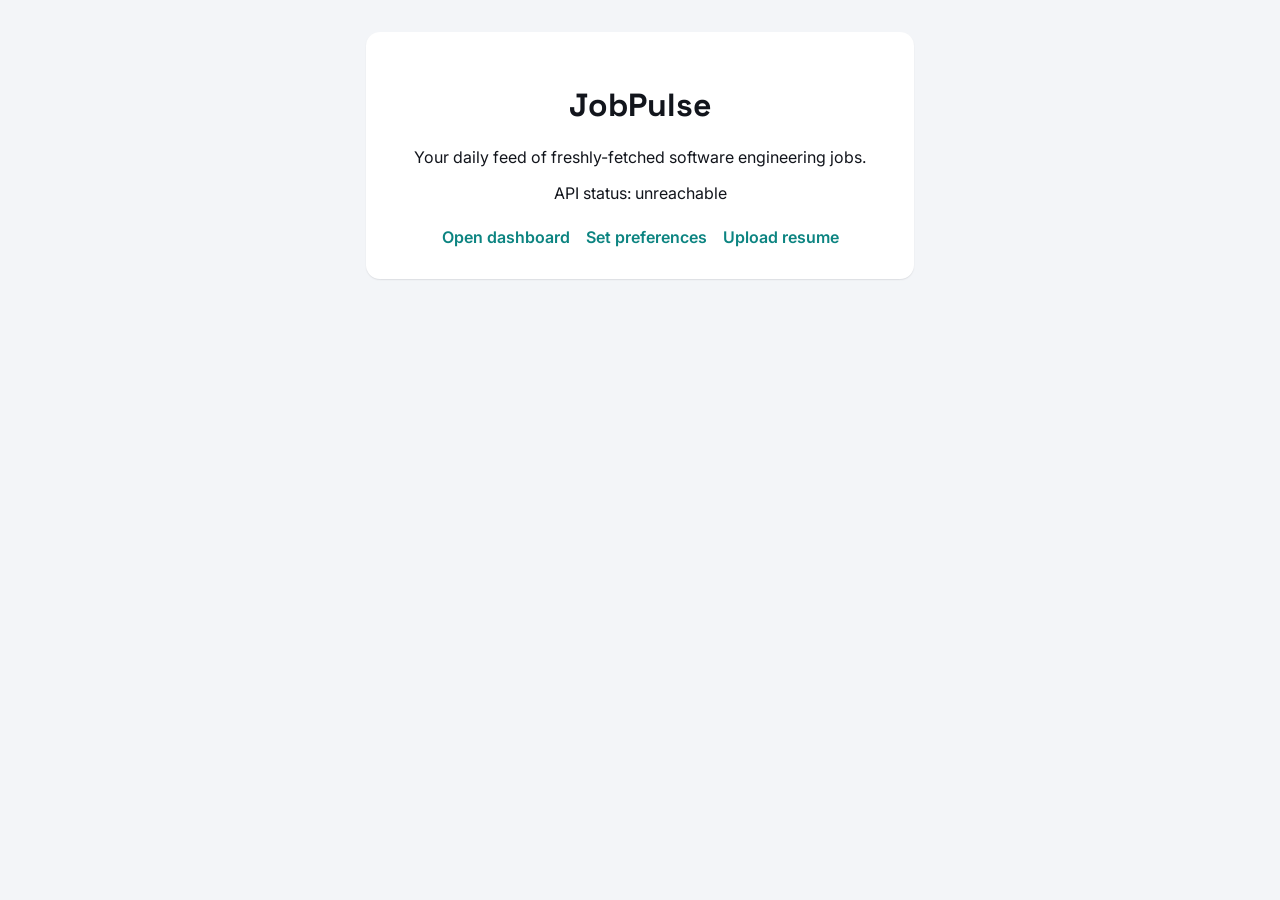
<file: frontend/index.html>
<!DOCTYPE html>
<html lang="en">
<head>
  <meta charset="UTF-8" />
  <meta name="viewport" content="width=device-width, initial-scale=1.0" />
  <title>JobPulse</title>
  <link rel="preconnect" href="https://fonts.googleapis.com" />
  <link rel="preconnect" href="https://fonts.gstatic.com" crossorigin />
  <link
    href="https://fonts.googleapis.com/css2?family=Space+Grotesk:wght@500;600;700&family=Inter:wght@400;500;600;700&family=JetBrains+Mono:wght@400;500;600&display=swap"
    rel="stylesheet"
  />
  <link rel="stylesheet" href="css/style.css" />
</head>
<body class="centered-page">
  <main class="setup-screen">
    <h1>JobPulse</h1>
    <p>Your daily feed of freshly-fetched software engineering jobs.</p>
    <p>API status: <span id="api-status">checking...</span></p>
    <nav class="setup-nav">
      <a href="dashboard.html">Open dashboard</a>
      <a href="preferences.html">Set preferences</a>
      <a href="resume-upload.html">Upload resume</a>
    </nav>
  </main>
  <script src="js/app.js"></script>
</body>
</html>
</file>
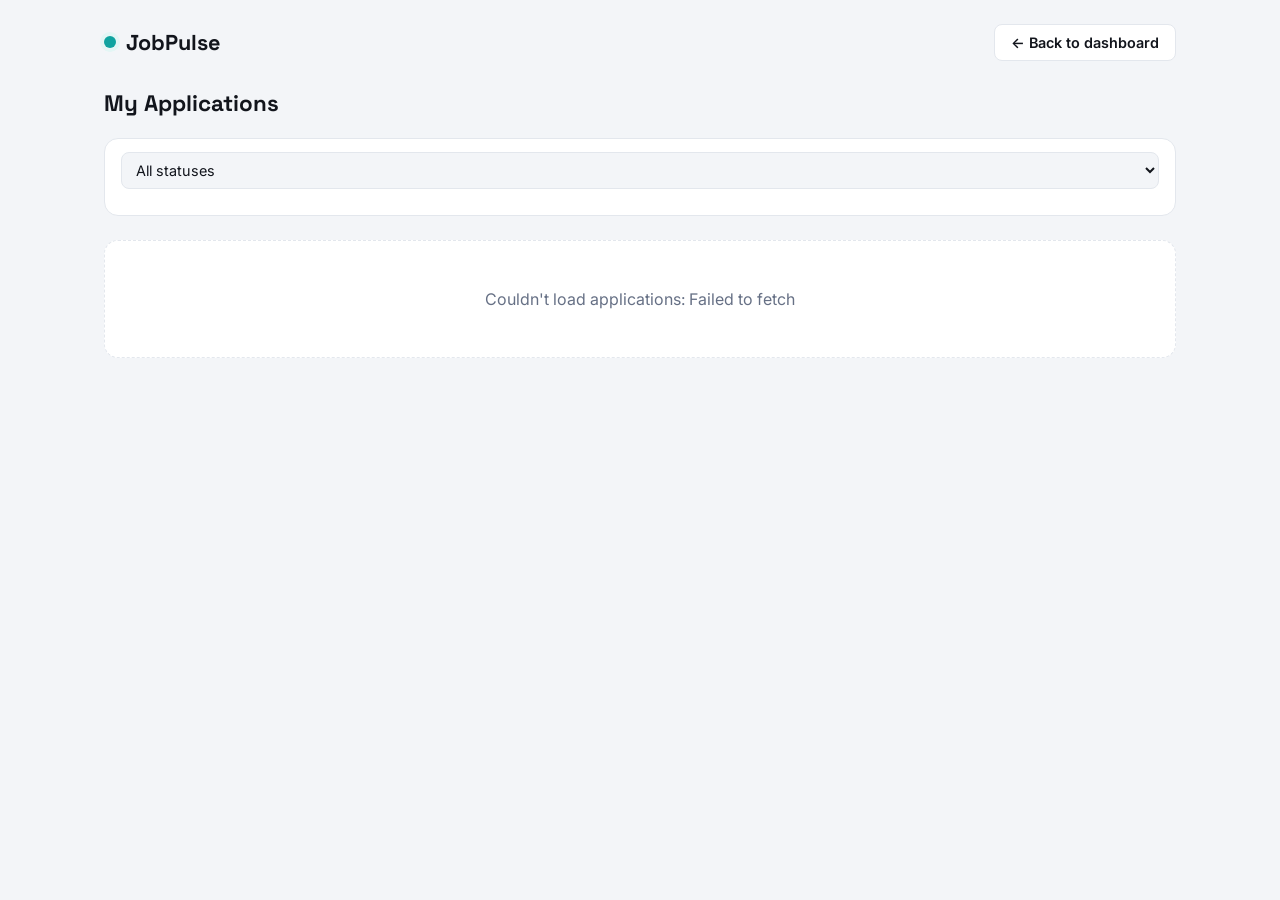
<file: frontend/applications.html>
<!DOCTYPE html>
<html lang="en">
<head>
  <meta charset="UTF-8" />
  <meta name="viewport" content="width=device-width, initial-scale=1.0" />
  <title>JobPulse - My Applications</title>
  <link rel="preconnect" href="https://fonts.googleapis.com" />
  <link rel="preconnect" href="https://fonts.gstatic.com" crossorigin />
  <link
    href="https://fonts.googleapis.com/css2?family=Space+Grotesk:wght@500;600;700&family=Inter:wght@400;500;600;700&family=JetBrains+Mono:wght@400;500;600&display=swap"
    rel="stylesheet"
  />
  <link rel="stylesheet" href="css/style.css" />
  <link rel="stylesheet" href="css/dashboard.css" />
</head>
<body class="app-page">
  <div class="app-shell">
    <header class="topbar">
      <a class="brand" href="index.html">
        <span class="brand-dot" aria-hidden="true"></span>
        JobPulse
      </a>
      <div class="topbar-actions">
        <a class="btn btn-secondary" href="dashboard.html">&larr; Back to dashboard</a>
      </div>
    </header>

    <h1 class="page-title">My Applications</h1>

    <form class="filter-bar" id="filter-form">
      <select id="filter-status" aria-label="Filter by status">
        <option value="">All statuses</option>
        <option value="saved">Saved</option>
        <option value="applied">Applied</option>
        <option value="rejected">Rejected</option>
      </select>
      <span class="filter-count" id="filter-count"></span>
    </form>

    <main id="applications-list">
      <div class="loading-state">Loading applications...</div>
    </main>
  </div>

  <script src="js/api.js"></script>
  <script src="js/time-utils.js"></script>
  <script src="js/applications.js"></script>
</body>
</html>
</file>
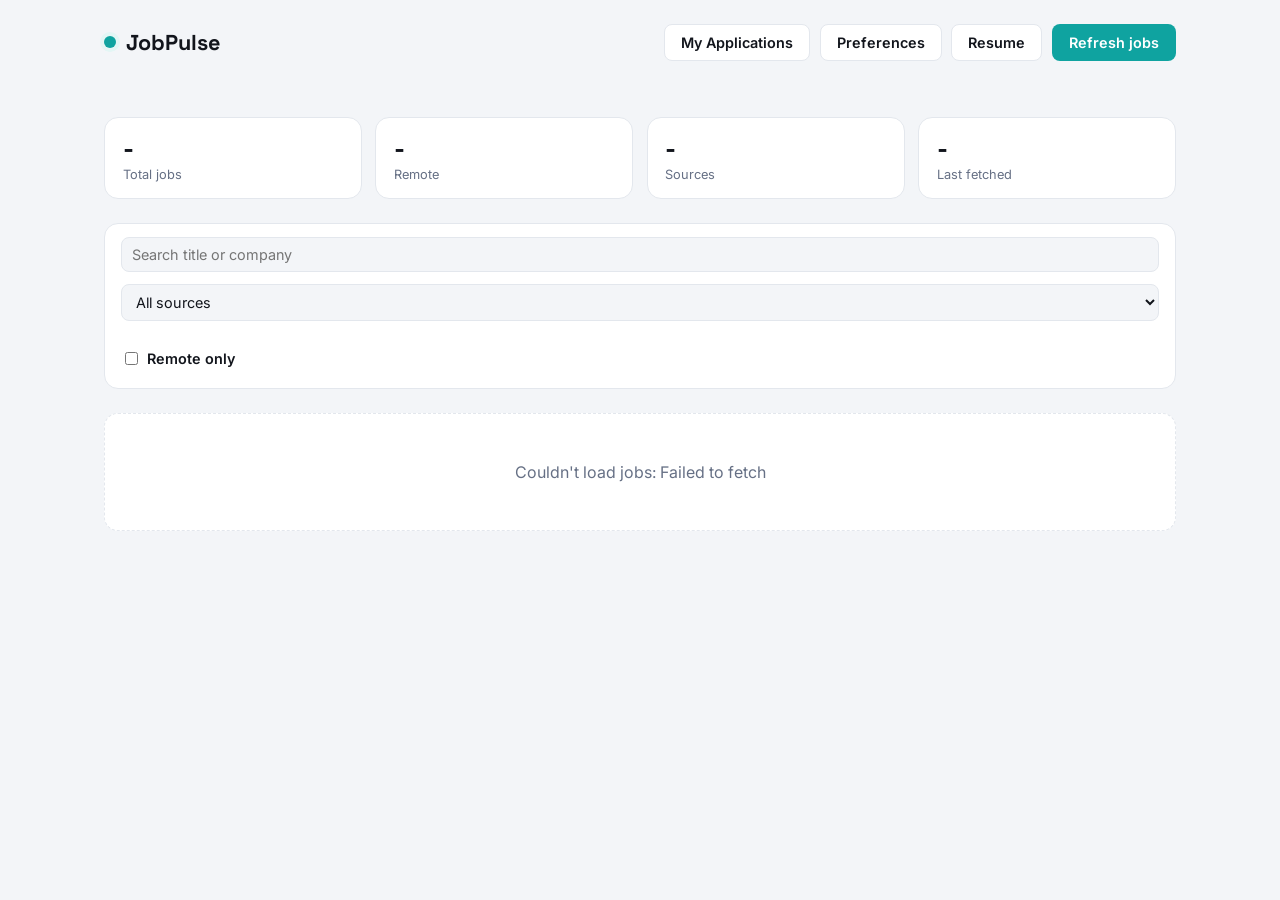
<file: frontend/dashboard.html>
<!DOCTYPE html>
<html lang="en">
<head>
  <meta charset="UTF-8" />
  <meta name="viewport" content="width=device-width, initial-scale=1.0" />
  <title>JobPulse - Dashboard</title>
  <link rel="preconnect" href="https://fonts.googleapis.com" />
  <link rel="preconnect" href="https://fonts.gstatic.com" crossorigin />
  <link
    href="https://fonts.googleapis.com/css2?family=Space+Grotesk:wght@500;600;700&family=Inter:wght@400;500;600;700&family=JetBrains+Mono:wght@400;500;600&display=swap"
    rel="stylesheet"
  />
  <link rel="stylesheet" href="css/style.css" />
  <link rel="stylesheet" href="css/dashboard.css" />
</head>
<body class="app-page">
  <div class="app-shell">
    <header class="topbar">
      <a class="brand" href="index.html">
        <span class="brand-dot" aria-hidden="true"></span>
        JobPulse
      </a>
      <div class="topbar-actions">
        <a class="btn btn-secondary" href="applications.html">My Applications</a>
        <a class="btn btn-secondary" href="preferences.html">Preferences</a>
        <a class="btn btn-secondary" href="resume-upload.html">Resume</a>
        <button class="btn btn-primary" id="refresh-button" type="button">Refresh jobs</button>
      </div>
    </header>

    <section id="notification-banner" class="notification-banner" hidden>
      <div class="notification-banner-header">
        <strong>New matches</strong>
        <div class="notification-banner-actions">
          <button id="enable-notifications-button" class="link-button" type="button" hidden>
            Enable browser notifications
          </button>
          <button id="mark-all-read-button" class="link-button" type="button">Mark all as read</button>
        </div>
      </div>
      <ul id="notification-list" class="notification-list"></ul>
    </section>

    <p id="fetch-summary" class="fetch-summary" role="status"></p>

    <section class="stats-row" aria-label="Job feed stats">
      <div class="stat-card">
        <div class="stat-value" id="stat-total">-</div>
        <div class="stat-label">Total jobs</div>
      </div>
      <div class="stat-card">
        <div class="stat-value" id="stat-remote">-</div>
        <div class="stat-label">Remote</div>
      </div>
      <div class="stat-card">
        <div class="stat-value" id="stat-sources">-</div>
        <div class="stat-label">Sources</div>
      </div>
      <div class="stat-card">
        <div class="stat-value" id="stat-last-fetched">-</div>
        <div class="stat-label">Last fetched</div>
      </div>
    </section>

    <form class="filter-bar" id="filter-form">
      <input
        type="text"
        id="filter-search"
        class="filter-search"
        placeholder="Search title or company"
        aria-label="Search title or company"
      />
      <select id="filter-source" aria-label="Filter by source">
        <option value="">All sources</option>
        <option value="greenhouse">Greenhouse</option>
        <option value="lever">Lever</option>
        <option value="remotive">Remotive</option>
        <option value="arbeitnow">Arbeitnow</option>
      </select>
      <label class="filter-checkbox">
        <input type="checkbox" id="filter-remote" />
        Remote only
      </label>
      <span class="filter-count" id="filter-count"></span>
    </form>

    <main id="job-results">
      <div class="loading-state">Loading jobs...</div>
    </main>
  </div>

  <script src="js/api.js"></script>
  <script src="js/time-utils.js"></script>
  <script src="js/notifications.js"></script>
  <script src="js/dashboard.js"></script>
</body>
</html>
</file>
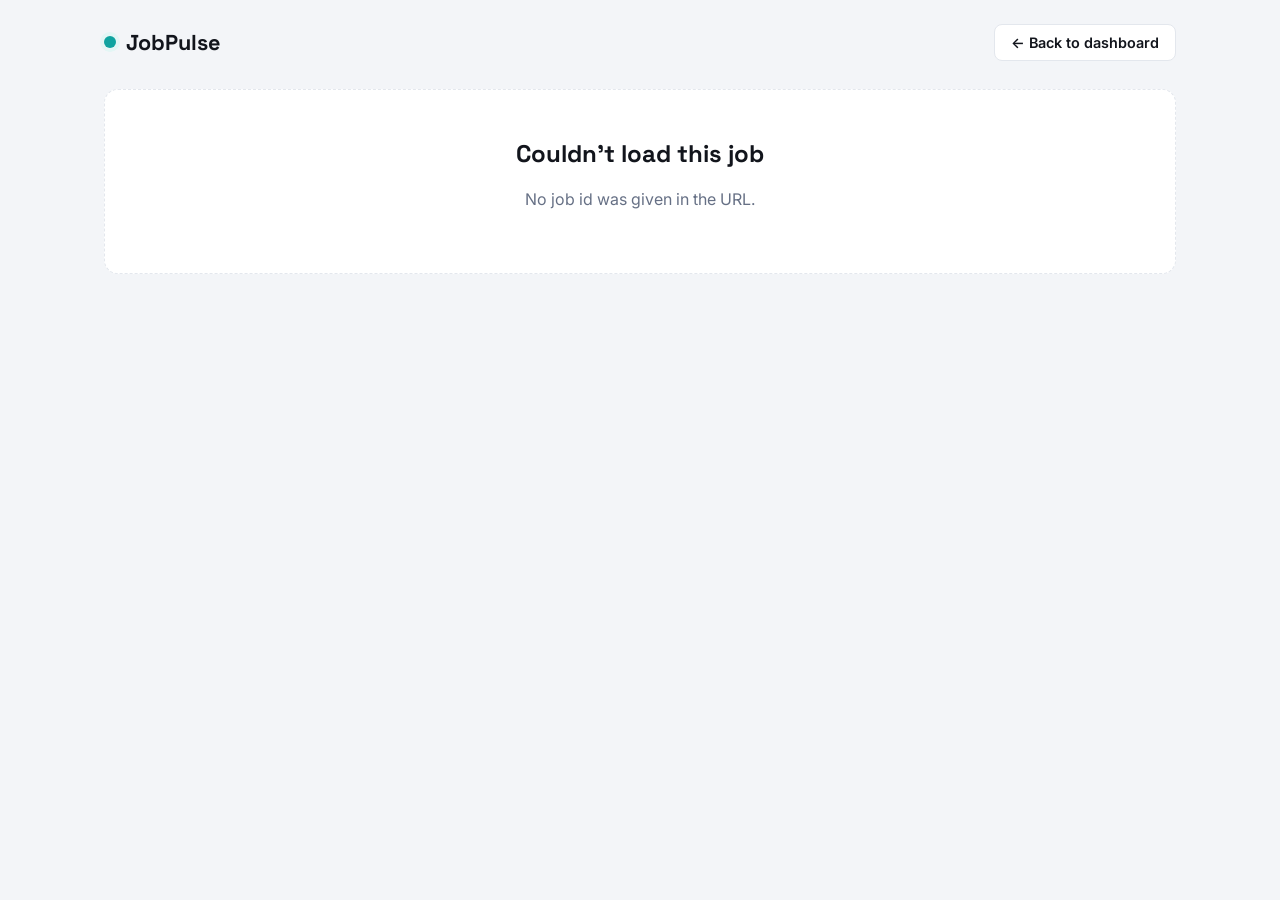
<file: frontend/job-detail.html>
<!DOCTYPE html>
<html lang="en">
<head>
  <meta charset="UTF-8" />
  <meta name="viewport" content="width=device-width, initial-scale=1.0" />
  <title>JobPulse - Job Details</title>
  <link rel="preconnect" href="https://fonts.googleapis.com" />
  <link rel="preconnect" href="https://fonts.gstatic.com" crossorigin />
  <link
    href="https://fonts.googleapis.com/css2?family=Space+Grotesk:wght@500;600;700&family=Inter:wght@400;500;600;700&family=JetBrains+Mono:wght@400;500;600&display=swap"
    rel="stylesheet"
  />
  <link rel="stylesheet" href="css/style.css" />
  <link rel="stylesheet" href="css/dashboard.css" />
</head>
<body class="app-page">
  <div class="app-shell">
    <header class="topbar">
      <a class="brand" href="index.html">
        <span class="brand-dot" aria-hidden="true"></span>
        JobPulse
      </a>
      <div class="topbar-actions">
        <a class="btn btn-secondary" href="dashboard.html">&larr; Back to dashboard</a>
      </div>
    </header>

    <main id="job-detail-container">
      <div class="loading-state">Loading job...</div>
    </main>
  </div>

  <script src="js/api.js"></script>
  <script src="js/time-utils.js"></script>
  <script src="js/job-detail.js"></script>
</body>
</html>
</file>
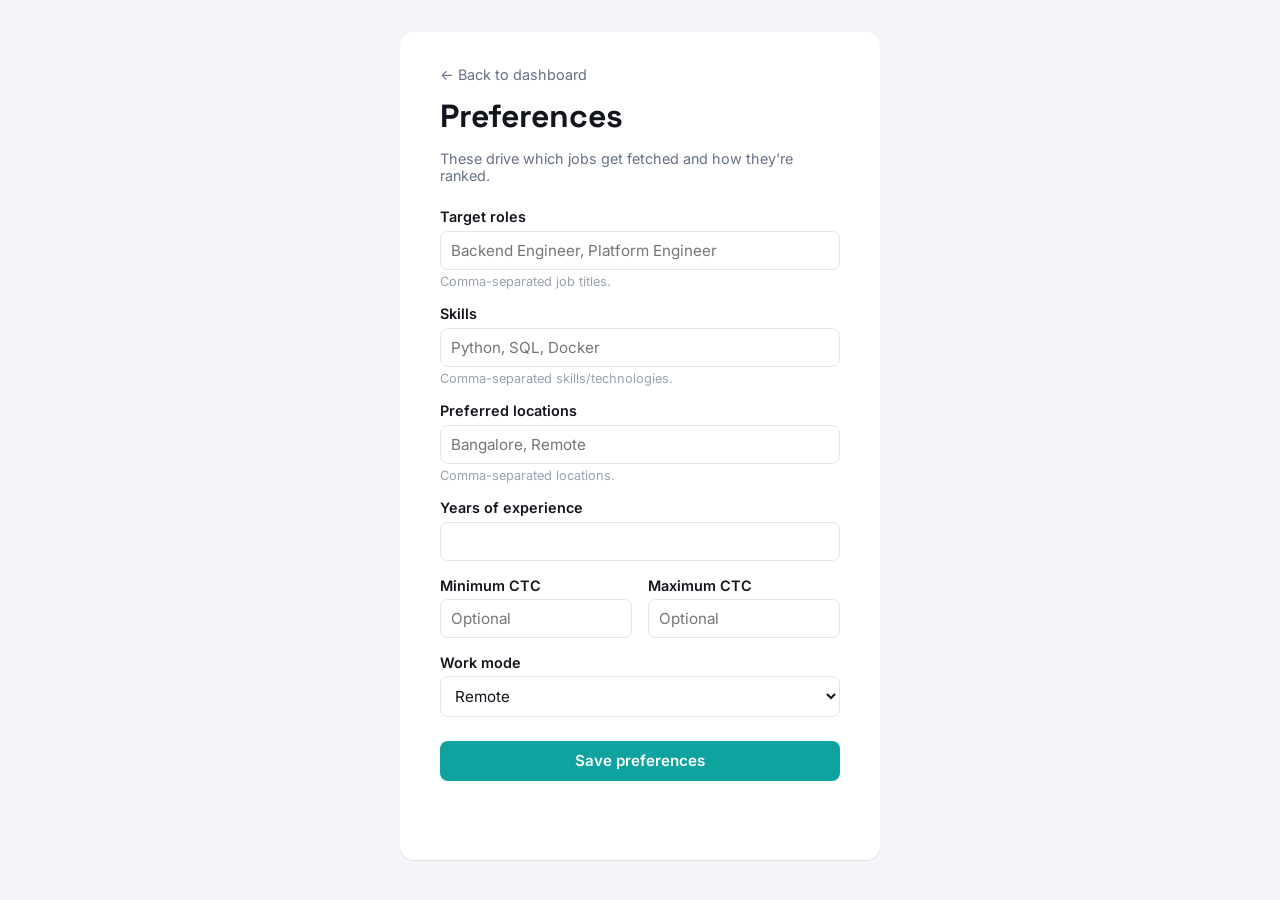
<file: frontend/preferences.html>
<!DOCTYPE html>
<html lang="en">
<head>
  <meta charset="UTF-8" />
  <meta name="viewport" content="width=device-width, initial-scale=1.0" />
  <title>JobPulse - Preferences</title>
  <link rel="preconnect" href="https://fonts.googleapis.com" />
  <link rel="preconnect" href="https://fonts.gstatic.com" crossorigin />
  <link
    href="https://fonts.googleapis.com/css2?family=Space+Grotesk:wght@500;600;700&family=Inter:wght@400;500;600;700&family=JetBrains+Mono:wght@400;500;600&display=swap"
    rel="stylesheet"
  />
  <link rel="stylesheet" href="css/style.css" />
</head>
<body class="centered-page">
  <main class="page">
    <a class="back-link" href="dashboard.html">&larr; Back to dashboard</a>
    <h1>Preferences</h1>
    <p class="page-subtitle">These drive which jobs get fetched and how they're ranked.</p>

    <form id="preferences-form" novalidate>
      <label for="target_roles">Target roles</label>
      <input
        type="text"
        id="target_roles"
        name="target_roles"
        placeholder="Backend Engineer, Platform Engineer"
        required
      />
      <p class="field-hint">Comma-separated job titles.</p>

      <label for="skills">Skills</label>
      <input
        type="text"
        id="skills"
        name="skills"
        placeholder="Python, SQL, Docker"
        required
      />
      <p class="field-hint">Comma-separated skills/technologies.</p>

      <label for="locations">Preferred locations</label>
      <input
        type="text"
        id="locations"
        name="locations"
        placeholder="Bangalore, Remote"
        required
      />
      <p class="field-hint">Comma-separated locations.</p>

      <label for="experience_years">Years of experience</label>
      <input
        type="number"
        id="experience_years"
        name="experience_years"
        min="0"
        max="60"
        required
      />

      <div class="field-row">
        <div>
          <label for="min_ctc">Minimum CTC</label>
          <input type="number" id="min_ctc" name="min_ctc" min="0" placeholder="Optional" />
        </div>
        <div>
          <label for="max_ctc">Maximum CTC</label>
          <input type="number" id="max_ctc" name="max_ctc" min="0" placeholder="Optional" />
        </div>
      </div>

      <label for="work_mode">Work mode</label>
      <select id="work_mode" name="work_mode" required>
        <option value="remote">Remote</option>
        <option value="hybrid">Hybrid</option>
        <option value="onsite">Onsite</option>
        <option value="any">Any</option>
      </select>

      <button type="submit">Save preferences</button>
    </form>

    <p id="form-message" class="form-message" role="status"></p>
  </main>
  <script src="js/api.js"></script>
  <script src="js/preferences.js"></script>
</body>
</html>
</file>
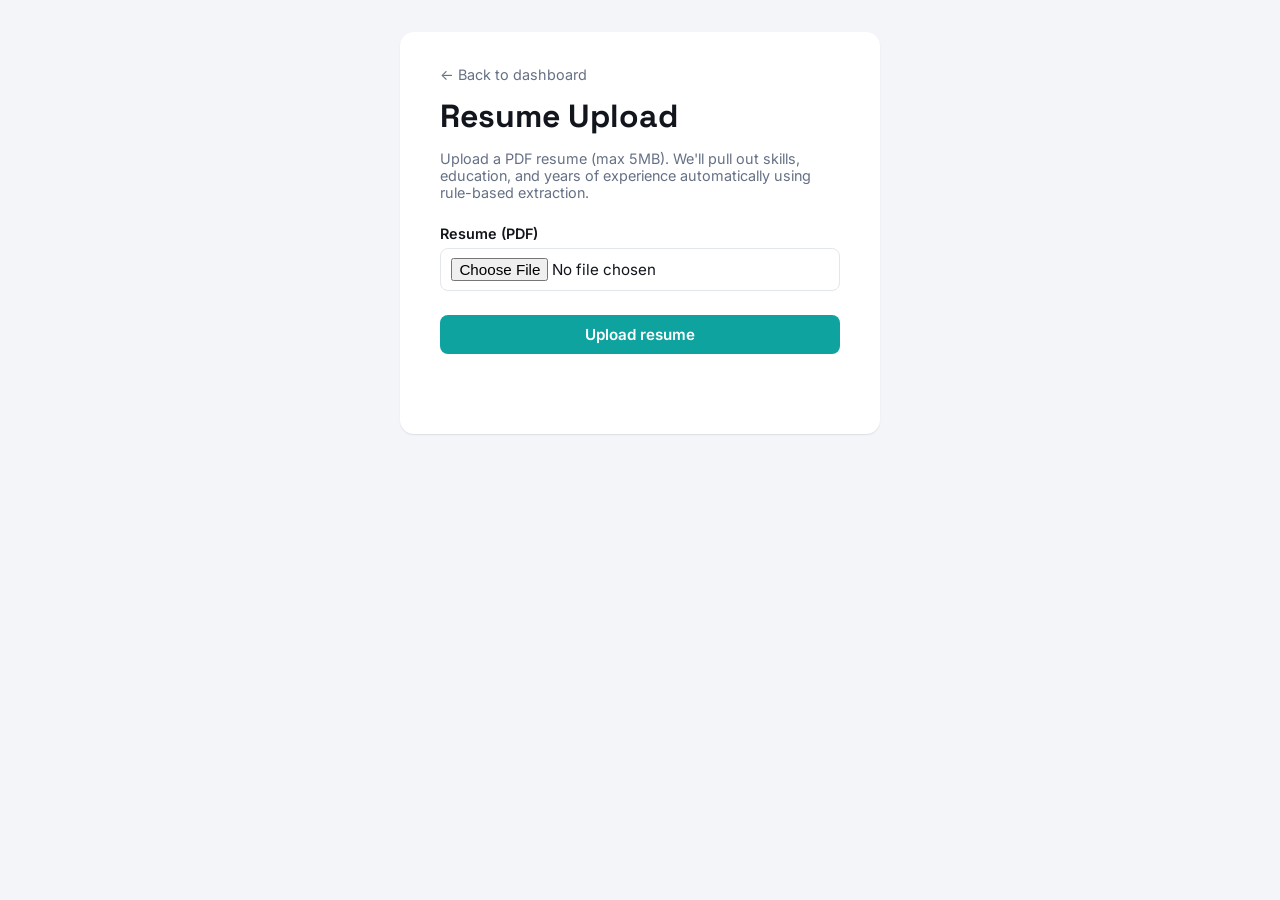
<file: frontend/resume-upload.html>
<!DOCTYPE html>
<html lang="en">
<head>
  <meta charset="UTF-8" />
  <meta name="viewport" content="width=device-width, initial-scale=1.0" />
  <title>JobPulse - Resume Upload</title>
  <link rel="preconnect" href="https://fonts.googleapis.com" />
  <link rel="preconnect" href="https://fonts.gstatic.com" crossorigin />
  <link
    href="https://fonts.googleapis.com/css2?family=Space+Grotesk:wght@500;600;700&family=Inter:wght@400;500;600;700&family=JetBrains+Mono:wght@400;500;600&display=swap"
    rel="stylesheet"
  />
  <link rel="stylesheet" href="css/style.css" />
</head>
<body class="centered-page">
  <main class="page">
    <a class="back-link" href="dashboard.html">&larr; Back to dashboard</a>
    <h1>Resume Upload</h1>
    <p class="page-subtitle">
      Upload a PDF resume (max 5MB). We'll pull out skills, education, and
      years of experience automatically using rule-based extraction.
    </p>

    <form id="resume-form" novalidate>
      <label for="resume_file">Resume (PDF)</label>
      <input type="file" id="resume_file" name="resume_file" accept="application/pdf" required />

      <button type="submit">Upload resume</button>
    </form>

    <p id="form-message" class="form-message" role="status"></p>
    <div id="parsed-results" class="parsed-results"></div>
  </main>
  <script src="js/api.js"></script>
  <script src="js/resume-upload.js"></script>
</body>
</html>
</file>
<file: frontend/css/style.css>
:root {
  /* Color */
  --ink: #12151c;
  --ink-muted: #667085;
  --ink-faint: #9aa2b1;
  --surface: #ffffff;
  --canvas: #f3f5f8;
  --pulse: #0fa3a0;
  --pulse-dark: #0c8481;
  --pulse-tint: #e3f6f5;
  --signal: #f5a524;
  --signal-tint: #fef2df;
  --danger: #dc2626;
  --success: #16a34a;
  --border: #e3e7ed;

  /* Type */
  --font-display: "Space Grotesk", system-ui, sans-serif;
  --font-body: "Inter", system-ui, sans-serif;
  --font-mono: "JetBrains Mono", ui-monospace, "SFMono-Regular", monospace;

  /* Shape */
  --radius: 14px;
  --radius-sm: 8px;
  --shadow-card: 0 1px 2px rgba(18, 21, 28, 0.06), 0 1px 1px rgba(18, 21, 28, 0.04);
  --shadow-card-hover: 0 12px 24px rgba(18, 21, 28, 0.09);
}

* {
  box-sizing: border-box;
}

body {
  font-family: var(--font-body);
  background: var(--canvas);
  color: var(--ink);
  min-height: 100vh;
  margin: 0;
}

/* ---- Simple single-card pages (index, preferences, resume-upload) ---- */

body.centered-page {
  display: flex;
  align-items: flex-start;
  justify-content: center;
  padding: 2rem 1rem;
}

.setup-screen {
  text-align: center;
  background: var(--surface);
  padding: 2rem 3rem;
  border-radius: var(--radius);
  box-shadow: var(--shadow-card);
}

.setup-screen h1,
.page h1 {
  font-family: var(--font-display);
}

.setup-nav {
  display: flex;
  gap: 1rem;
  justify-content: center;
  margin-top: 1.5rem;
  flex-wrap: wrap;
}

.setup-nav a {
  color: var(--pulse-dark);
  text-decoration: none;
  font-weight: 600;
}

.setup-nav a:hover {
  text-decoration: underline;
}

.page {
  background: var(--surface);
  padding: 2rem 2.5rem;
  border-radius: var(--radius);
  box-shadow: var(--shadow-card);
  width: 100%;
  max-width: 480px;
}

.back-link {
  color: var(--ink-muted);
  text-decoration: none;
  font-size: 0.9rem;
}

.back-link:hover {
  text-decoration: underline;
}

.page h1 {
  margin: 0.75rem 0 0.25rem;
}

.page-subtitle {
  color: var(--ink-muted);
  font-size: 0.9rem;
  margin-bottom: 1.5rem;
}

form label {
  display: block;
  font-weight: 600;
  font-size: 0.9rem;
  margin-top: 1rem;
  margin-bottom: 0.35rem;
}

form input,
form select {
  width: 100%;
  padding: 0.55rem 0.65rem;
  border: 1px solid var(--border);
  border-radius: var(--radius-sm);
  font-size: 0.95rem;
  font-family: inherit;
  color: var(--ink);
  background: var(--surface);
}

form input:focus,
form select:focus,
button:focus-visible,
a:focus-visible {
  outline: 2px solid var(--pulse);
  outline-offset: 2px;
}

.field-hint {
  color: var(--ink-faint);
  font-size: 0.8rem;
  margin: 0.3rem 0 0;
}

.field-row {
  display: flex;
  gap: 1rem;
}

.field-row > div {
  flex: 1;
}

form button {
  margin-top: 1.5rem;
  width: 100%;
  padding: 0.65rem;
  background: var(--pulse);
  color: #ffffff;
  border: none;
  border-radius: var(--radius-sm);
  font-size: 0.95rem;
  font-weight: 600;
  cursor: pointer;
  font-family: inherit;
}

form button:hover {
  background: var(--pulse-dark);
}

.form-message {
  margin-top: 1rem;
  font-size: 0.9rem;
  min-height: 1.2em;
}

.form-message-success {
  color: var(--success);
}

.form-message-error {
  color: var(--danger);
}

.parsed-results h2 {
  font-size: 1rem;
  margin: 1.5rem 0 0.5rem;
  font-family: var(--font-display);
}

.parsed-results p {
  font-size: 0.9rem;
  margin: 0.3rem 0;
}
</file>
<file: frontend/css/dashboard.css>
/* Dashboard, job cards, filters, and job-detail page.
   Shares design tokens defined in css/style.css. */

body.app-page {
  display: block;
  padding: 0;
}

.app-shell {
  max-width: 1120px;
  margin: 0 auto;
  padding: 1.5rem 1.5rem 4rem;
}

/* ---- Topbar ---- */

.topbar {
  display: flex;
  align-items: center;
  justify-content: space-between;
  gap: 1rem;
  flex-wrap: wrap;
  margin-bottom: 1.75rem;
}

.brand {
  display: flex;
  align-items: center;
  gap: 0.6rem;
  font-family: var(--font-display);
  font-size: 1.35rem;
  font-weight: 700;
  color: var(--ink);
  text-decoration: none;
}

.brand-dot {
  width: 12px;
  height: 12px;
  border-radius: 50%;
  background: var(--pulse);
  box-shadow: 0 0 0 4px var(--pulse-tint);
  flex-shrink: 0;
}

.topbar-actions {
  display: flex;
  align-items: center;
  gap: 0.6rem;
  flex-wrap: wrap;
}

.btn {
  font-family: inherit;
  font-size: 0.9rem;
  font-weight: 600;
  padding: 0.55rem 1rem;
  border-radius: var(--radius-sm);
  border: 1px solid transparent;
  cursor: pointer;
  text-decoration: none;
  display: inline-flex;
  align-items: center;
  gap: 0.4rem;
}

.btn-primary {
  background: var(--pulse);
  color: #ffffff;
}

.btn-primary:hover {
  background: var(--pulse-dark);
}

.btn-primary:disabled {
  background: var(--ink-faint);
  cursor: not-allowed;
}

.btn-secondary {
  background: var(--surface);
  color: var(--ink);
  border-color: var(--border);
}

.btn-secondary:hover {
  border-color: var(--ink-faint);
}

/* ---- Stats row ---- */

.stats-row {
  display: grid;
  grid-template-columns: repeat(4, 1fr);
  gap: 0.85rem;
  margin-bottom: 1.5rem;
}

.stat-card {
  background: var(--surface);
  border: 1px solid var(--border);
  border-radius: var(--radius);
  padding: 1rem 1.1rem;
}

.stat-value {
  font-family: var(--font-display);
  font-size: 1.6rem;
  font-weight: 700;
  line-height: 1.1;
}

.stat-label {
  color: var(--ink-muted);
  font-size: 0.8rem;
  margin-top: 0.3rem;
}

/* ---- Filter bar ---- */

.filter-bar {
  display: flex;
  align-items: center;
  gap: 0.75rem;
  flex-wrap: wrap;
  background: var(--surface);
  border: 1px solid var(--border);
  border-radius: var(--radius);
  padding: 0.85rem 1rem;
  margin-bottom: 1.5rem;
}

.filter-bar input[type="text"],
.filter-bar select {
  font-family: inherit;
  font-size: 0.9rem;
  padding: 0.5rem 0.65rem;
  border: 1px solid var(--border);
  border-radius: var(--radius-sm);
  background: var(--canvas);
  color: var(--ink);
}

.filter-search {
  flex: 1 1 220px;
  min-width: 180px;
}

.filter-checkbox {
  display: flex;
  align-items: center;
  gap: 0.4rem;
  font-size: 0.9rem;
  color: var(--ink);
  white-space: nowrap;
}

.filter-count {
  margin-left: auto;
  color: var(--ink-muted);
  font-size: 0.85rem;
  font-family: var(--font-mono);
  white-space: nowrap;
}

.fetch-summary {
  font-size: 0.85rem;
  color: var(--ink-muted);
  margin: -0.75rem 0 1.5rem;
  min-height: 1.2em;
}

/* ---- Notification banner ---- */

.notification-banner {
  background: var(--pulse-tint);
  border: 1px solid var(--pulse);
  border-radius: var(--radius);
  padding: 0.9rem 1.1rem;
  margin-bottom: 1.25rem;
}

.notification-banner-header {
  display: flex;
  align-items: center;
  justify-content: space-between;
  gap: 0.75rem;
  font-size: 0.9rem;
  color: var(--pulse-dark);
}

.notification-banner-actions {
  display: flex;
  gap: 1rem;
}

.link-button {
  background: none;
  border: none;
  padding: 0;
  font-family: inherit;
  font-size: 0.8rem;
  font-weight: 600;
  color: var(--pulse-dark);
  text-decoration: underline;
  cursor: pointer;
}

.notification-list {
  list-style: none;
  margin: 0.6rem 0 0;
  padding: 0;
  display: flex;
  flex-direction: column;
  gap: 0.4rem;
}

.notification-item {
  display: flex;
  align-items: center;
  justify-content: space-between;
  gap: 0.75rem;
  font-size: 0.88rem;
  background: var(--surface);
  border-radius: var(--radius-sm);
  padding: 0.5rem 0.7rem;
}

.notification-item a {
  color: var(--ink);
  text-decoration: none;
}

.notification-item a:hover {
  text-decoration: underline;
}

.notification-dismiss {
  background: none;
  border: none;
  color: var(--ink-faint);
  font-size: 1rem;
  line-height: 1;
  cursor: pointer;
  padding: 0.1rem 0.3rem;
  flex-shrink: 0;
}

.notification-dismiss:hover {
  color: var(--ink);
}

/* ---- Job grid & cards ---- */

.job-grid {
  display: grid;
  grid-template-columns: repeat(auto-fill, minmax(300px, 1fr));
  gap: 1rem;
}

.job-card {
  background: var(--surface);
  border: 1px solid var(--border);
  border-radius: var(--radius);
  padding: 1.1rem 1.2rem;
  text-decoration: none;
  color: inherit;
  display: flex;
  flex-direction: column;
  gap: 0.55rem;
  box-shadow: var(--shadow-card);
  transition: box-shadow 0.15s ease, transform 0.15s ease;
}

.job-card:hover,
.job-card:focus-visible {
  box-shadow: var(--shadow-card-hover);
  transform: translateY(-2px);
}

.job-card-top {
  display: flex;
  align-items: center;
  justify-content: space-between;
  gap: 0.5rem;
}

.freshness {
  display: flex;
  align-items: center;
  gap: 0.4rem;
  font-family: var(--font-mono);
  font-size: 0.75rem;
  color: var(--ink-muted);
}

.pulse-dot {
  width: 8px;
  height: 8px;
  border-radius: 50%;
  background: var(--ink-faint);
  flex-shrink: 0;
}

.pulse-dot.is-fresh {
  background: var(--pulse);
  animation: pulse-beat 2s ease-in-out infinite;
}

@keyframes pulse-beat {
  0%, 100% {
    box-shadow: 0 0 0 0 rgba(15, 163, 160, 0.45);
  }
  50% {
    box-shadow: 0 0 0 5px rgba(15, 163, 160, 0);
  }
}

@media (prefers-reduced-motion: reduce) {
  .pulse-dot.is-fresh {
    animation: none;
  }
}

.source-tag {
  font-family: var(--font-mono);
  font-size: 0.7rem;
  font-weight: 600;
  letter-spacing: 0.03em;
  text-transform: uppercase;
  color: var(--pulse-dark);
  background: var(--pulse-tint);
  padding: 0.2rem 0.5rem;
  border-radius: 999px;
  white-space: nowrap;
}

.job-title {
  font-family: var(--font-display);
  font-size: 1.05rem;
  font-weight: 600;
  line-height: 1.3;
  margin: 0;
}

.job-meta {
  font-size: 0.85rem;
  color: var(--ink-muted);
}

.remote-badge {
  color: var(--signal);
  font-weight: 600;
}

.job-description-snippet {
  font-size: 0.85rem;
  color: var(--ink-muted);
  line-height: 1.45;
  display: -webkit-box;
  -webkit-line-clamp: 3;
  -webkit-box-orient: vertical;
  overflow: hidden;
}

.view-link {
  margin-top: auto;
  font-size: 0.85rem;
  font-weight: 600;
  color: var(--pulse-dark);
}

/* ---- Empty / loading states ---- */

.empty-state,
.loading-state {
  background: var(--surface);
  border: 1px dashed var(--border);
  border-radius: var(--radius);
  padding: 3rem 1.5rem;
  text-align: center;
  color: var(--ink-muted);
}

.empty-state h2 {
  font-family: var(--font-display);
  color: var(--ink);
  margin-top: 0;
}

/* ---- Job detail page ---- */

.job-detail-card {
  background: var(--surface);
  border: 1px solid var(--border);
  border-radius: var(--radius);
  padding: 1.75rem 2rem;
  max-width: 720px;
}

.job-detail-header {
  display: flex;
  flex-direction: column;
  gap: 0.5rem;
  margin-bottom: 1.25rem;
  padding-bottom: 1.25rem;
  border-bottom: 1px solid var(--border);
}

.job-detail-title {
  font-family: var(--font-display);
  font-size: 1.5rem;
  margin: 0;
}

.job-detail-meta {
  color: var(--ink-muted);
  font-size: 0.95rem;
}

.job-detail-timestamps {
  font-family: var(--font-mono);
  font-size: 0.78rem;
  color: var(--ink-faint);
}

.job-detail-description {
  white-space: pre-line;
  line-height: 1.6;
  color: var(--ink);
  margin-bottom: 1.75rem;
}

.expired-tag {
  color: var(--danger);
  background: #fdecec;
}

.tracking-section {
  margin-top: 1.75rem;
  padding-top: 1.5rem;
  border-top: 1px solid var(--border);
}

.tracking-section h2 {
  font-family: var(--font-display);
  font-size: 1.1rem;
  margin: 0 0 0.5rem;
}

.tracking-status {
  font-size: 0.9rem;
  color: var(--ink-muted);
  margin: 0 0 0.9rem;
}

.tracking-buttons {
  display: flex;
  gap: 0.6rem;
  flex-wrap: wrap;
  margin-bottom: 1rem;
}

.tracking-buttons .btn:disabled {
  background: var(--pulse-tint);
  color: var(--pulse-dark);
  border-color: var(--pulse);
  cursor: default;
}

.tracking-section label {
  display: block;
  font-weight: 600;
  font-size: 0.85rem;
  margin-bottom: 0.35rem;
}

.tracking-section textarea {
  width: 100%;
  padding: 0.55rem 0.65rem;
  border: 1px solid var(--border);
  border-radius: var(--radius-sm);
  font-family: inherit;
  font-size: 0.9rem;
  color: var(--ink);
  resize: vertical;
  margin-bottom: 0.75rem;
  box-sizing: border-box;
}

.page-title {
  font-family: var(--font-display);
  font-size: 1.4rem;
  margin: 0 0 1.25rem;
}

/* ---- Responsive ---- */

@media (max-width: 720px) {
  .stats-row {
    grid-template-columns: repeat(2, 1fr);
  }

  .filter-count {
    margin-left: 0;
  }

  .job-detail-card {
    padding: 1.25rem 1.4rem;
  }
}

@media (max-width: 480px) {
  .app-shell {
    padding: 1.1rem 1rem 3rem;
  }

  .stats-row {
    grid-template-columns: 1fr 1fr;
  }
}
</file>
